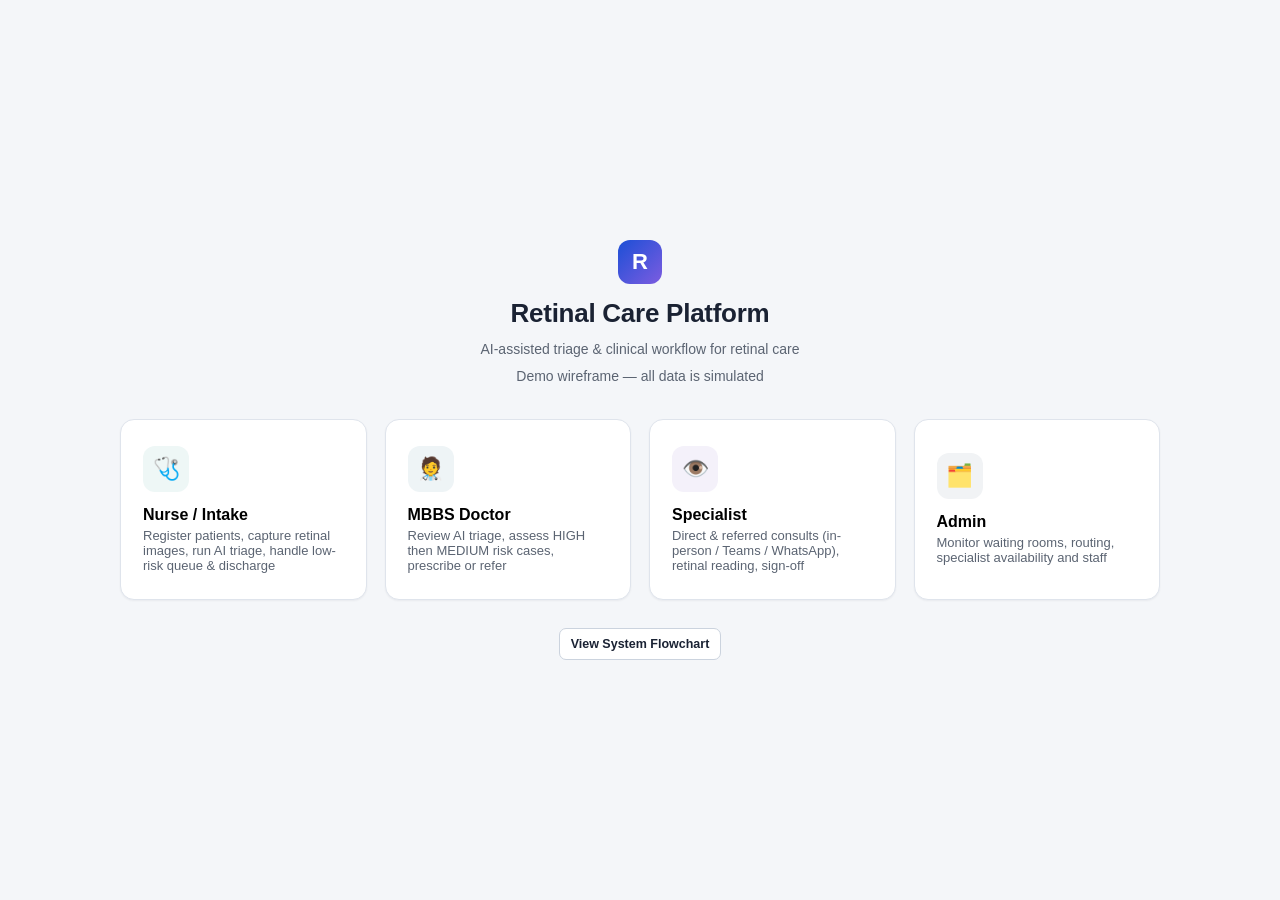
<file: index.html>
<!DOCTYPE html>
<html lang="en">
<head>
<meta charset="UTF-8">
<meta name="viewport" content="width=device-width, initial-scale=1.0">
<title>Retinal Care Platform — Interactive Wireframe</title>
<link rel="stylesheet" href="css/styles.css">
</head>
<body>
<div id="app"></div>
<script src="js/data.js"></script>
<script src="js/app.js"></script>
</body>
</html>
</file>
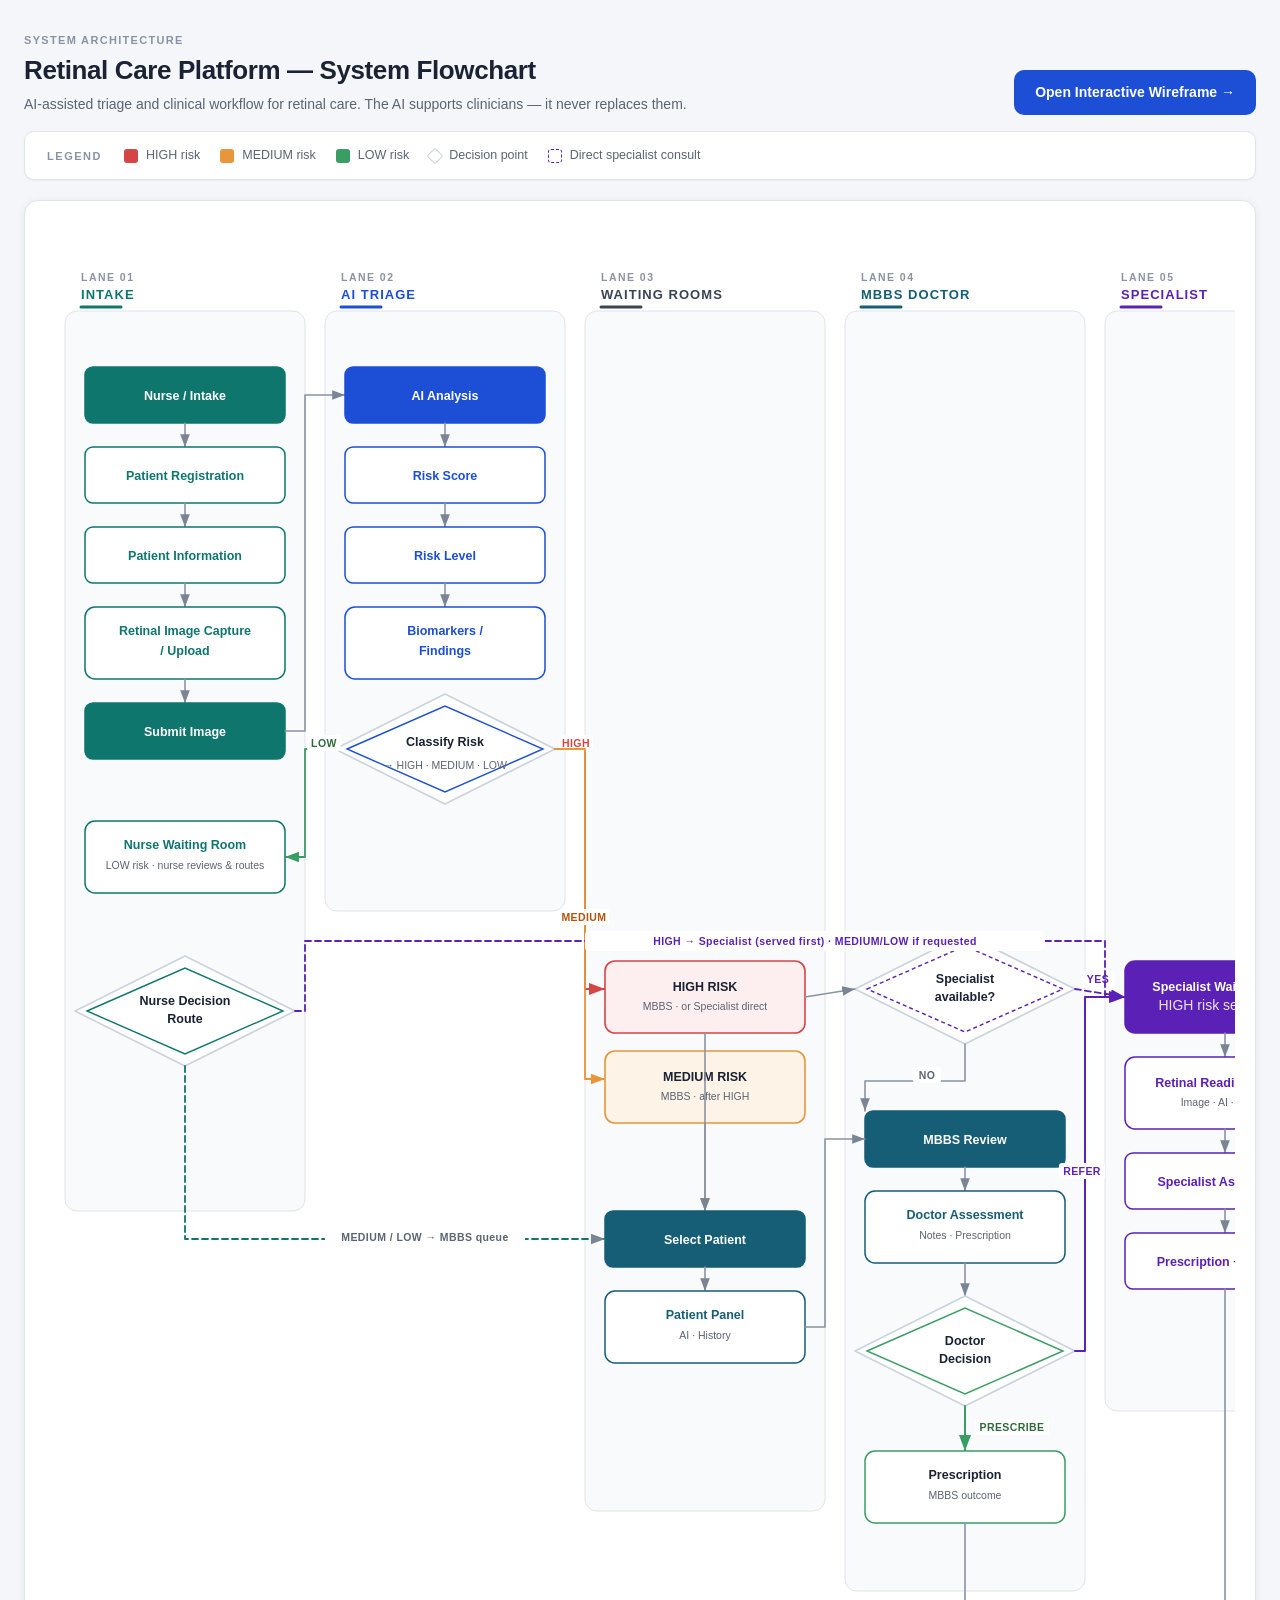
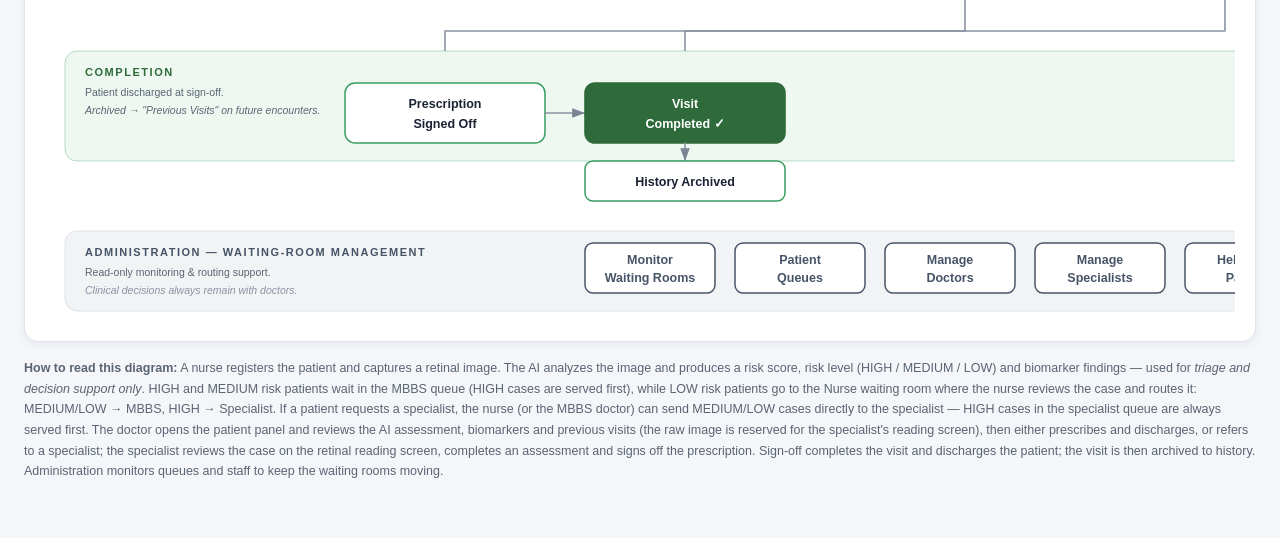
<file: flowchart.html>
<!DOCTYPE html>
<html lang="en">
<head>
<meta charset="UTF-8">
<meta name="viewport" content="width=device-width, initial-scale=1.0">
<title>Retinal Care Platform — System Flowchart</title>
<link rel="stylesheet" href="css/styles.css">
<style>
  /* ============================================================
     Retinal Care Platform — System Flowchart
     Professional clinical system architecture diagram
     (Design/UX refactor only — workflow unchanged)
     ============================================================ */

  :root {
    --bg: #f4f6f9;
    --surface: #ffffff;
    --surface-2: #f8fafc;
    --border: #dfe4ec;
    --border-strong: #cbd3de;
    --text: #1a2233;
    --text-2: #5b6472;
    --text-3: #8b93a3;

    --primary: #1c4fd6;
    --primary-soft: #eef2fb;
    --primary-dark: #153aa0;

    --nurse: #0f766e;
    --nurse-soft: #eef7f6;
    --mbbs: #155e75;
    --mbbs-soft: #eef4f6;
    --spec: #5b21b6;
    --spec-soft: #f4f1fa;
    --admin: #475467;
    --admin-soft: #f1f3f5;

    --high: #d64545;
    --high-soft: #fdefef;
    --medium: #e8963a;
    --medium-soft: #fdf3e7;
    --medium-text: #b45309;
    --low: #3a9d63;
    --low-soft: #eef8f1;
    --success: #2f6b3a;

    --shadow-sm: 0 1px 2px rgba(16,24,40,.05);
    --shadow-md: 0 2px 8px rgba(16,24,40,.07);
    --radius: 10px;
    --radius-lg: 14px;
    --font: "Inter", "Segoe UI", -apple-system, BlinkMacSystemFont, Roboto, Arial, sans-serif;
  }

  html, body { margin: 0; padding: 0; }
  body {
    font-family: var(--font);
    background: var(--bg);
    color: var(--text);
    font-size: 14px;
    line-height: 1.5;
    -webkit-font-smoothing: antialiased;
  }

  .flowchart-page { background: var(--bg); padding: 32px 24px 56px; }

  /* ---------- Header ---------- */
  .fc-header {
    max-width: 1320px; margin: 0 auto 16px;
    display: grid; grid-template-columns: 1fr auto; gap: 24px;
    align-items: end;
  }
  .fc-header__eyebrow {
    display: block; font-size: 11px; font-weight: 600;
    letter-spacing: .12em; text-transform: uppercase;
    color: var(--text-3); margin-bottom: 6px;
  }
  .fc-header__title {
    margin: 0 0 8px; font-size: 26px; font-weight: 700;
    letter-spacing: -.015em; color: var(--text);
    line-height: 1.2;
  }
  .fc-header__sub {
    margin: 0; font-size: 14px; color: var(--text-2);
    max-width: 680px; line-height: 1.55;
  }
  .fc-header__actions { display: flex; gap: 10px; align-items: center; }
  .fc-header__actions .btn { padding: 11px 20px; font-size: 14px; border-radius: 10px; }

  /* ---------- Legend card ---------- */
  .fc-legend-card {
    max-width: 1320px; margin: 0 auto 20px;
    background: var(--surface); border: 1px solid var(--border);
    border-radius: var(--radius);
    padding: 14px 22px;
    display: flex; align-items: center; gap: 22px; flex-wrap: wrap;
    box-shadow: var(--shadow-sm);
  }
  .fc-legend-card__title {
    margin: 0; font-size: 11px; font-weight: 700;
    letter-spacing: .14em; text-transform: uppercase;
    color: var(--text-3);
  }
  .fc-legend-card__list {
    list-style: none; margin: 0; padding: 0;
    display: flex; gap: 20px; flex-wrap: wrap;
    font-size: 12.5px; color: var(--text-2); font-weight: 500;
  }
  .fc-legend-card__list li { display: flex; align-items: center; gap: 8px; }
  .legend-swatch {
    width: 14px; height: 14px; border-radius: 3px;
    border: 1px solid transparent; display: inline-block;
    flex-shrink: 0;
  }
  .legend-swatch--high     { background: var(--high); }
  .legend-swatch--medium   { background: var(--medium); }
  .legend-swatch--low      { background: var(--low); }
  .legend-swatch--decision {
    background: #fff; border: 1.5px solid var(--border-strong);
    transform: rotate(45deg); width: 12px; height: 12px;
    border-radius: 2px;
  }
  .legend-swatch--specialist {
    background: #fff; border: 1.5px dashed var(--spec);
  }

  /* ---------- Diagram card ---------- */
  .fc-diagram {
    background: var(--surface); border: 1px solid var(--border);
    border-radius: var(--radius-lg); box-shadow: var(--shadow-md);
    max-width: 1320px; margin: 0 auto;
    padding: 20px;
  }
  .fc-diagram__inner {
    overflow-x: auto;
    -webkit-overflow-scrolling: touch;
  }
  .fc-diagram svg {
    display: block;
    width: 100%; height: auto;
    min-width: 1320px;
  }

  /* ---------- Flow note ---------- */
  .flow-note {
    font-size: 12.5px; color: var(--text-2);
    margin: 16px auto 0; max-width: 1320px;
    line-height: 1.65;
  }

  /* ---------- Responsive ---------- */
  @media (max-width: 1100px) {
    .fc-header { grid-template-columns: 1fr; align-items: start; }
    .fc-header__actions { justify-self: start; }
    .fc-diagram svg { min-width: 1100px; }
  }
  @media (max-width: 768px) {
    .flowchart-page { padding: 18px 12px 40px; }
    .fc-header__title { font-size: 22px; }
    .fc-header__sub { font-size: 13px; }
    .fc-diagram { padding: 10px; border-radius: var(--radius); position: relative; }
    .fc-diagram::before {
      content: "Swipe to explore the diagram →";
      display: block; font-size: 11px; color: var(--text-3);
      margin-bottom: 8px; letter-spacing: .04em;
    }
    .fc-diagram svg { min-width: 980px; }
    .fc-legend-card { padding: 12px 14px; gap: 12px; }
    .fc-legend-card__list { gap: 12px; font-size: 12px; }
  }
</style>
</head>
<body class="flowchart-page">

  <header class="fc-header">
    <div class="fc-header__main">
      <span class="fc-header__eyebrow">System Architecture</span>
      <h1 class="fc-header__title">Retinal Care Platform — System Flowchart</h1>
      <p class="fc-header__sub">AI-assisted triage and clinical workflow for retinal care. The AI supports clinicians — it never replaces them.</p>
    </div>
    <div class="fc-header__actions">
      <a class="btn btn-primary" href="index.html">Open Interactive Wireframe →</a>
    </div>
  </header>

  <aside class="fc-legend-card" aria-label="Diagram legend">
    <h2 class="fc-legend-card__title">Legend</h2>
    <ul class="fc-legend-card__list">
      <li><span class="legend-swatch legend-swatch--high"></span> HIGH risk</li>
      <li><span class="legend-swatch legend-swatch--medium"></span> MEDIUM risk</li>
      <li><span class="legend-swatch legend-swatch--low"></span> LOW risk</li>
      <li><span class="legend-swatch legend-swatch--decision"></span> Decision point</li>
      <li><span class="legend-swatch legend-swatch--specialist"></span> Direct specialist consult</li>
    </ul>
  </aside>

  <section class="fc-diagram">
    <div class="fc-diagram__inner">
  <svg viewBox="0 0 1320 1700" xmlns="http://www.w3.org/2000/svg" role="img" aria-label="Retinal Care Platform clinical workflow flowchart">
    <defs>
      <style>
        .fc-svg text { font-family: "Inter","Segoe UI",-apple-system,BlinkMacSystemFont,Roboto,Arial,sans-serif; }
        /* Lane */
        .lane { fill: var(--surface-2); stroke: var(--border); stroke-width: 1; }
        .lane-title { font-size: 13px; font-weight: 700; letter-spacing: .08em; text-transform: uppercase; }
        .lane-eyebrow { font-size: 10.5px; font-weight: 600; letter-spacing: .14em; text-transform: uppercase; fill: var(--text-3); }
        .lane-rule { stroke-width: 3; stroke-linecap: round; fill: none; }
        /* Node */
        .node { stroke-width: 1.5; }
        .node--outlined { fill: #fff; }
        .node-label { font-size: 12.5px; font-weight: 600; fill: var(--text); }
        .node-label--inv { fill: #fff; }
        .node-sublabel { font-size: 10.5px; font-weight: 400; fill: var(--text-2); }
        .node-sublabel--inv { fill: rgba(255,255,255,.88); }
        /* Role accents */
        .role-nurse { stroke: var(--nurse); }
        .role-mbbs  { stroke: var(--mbbs); }
        .role-spec  { stroke: var(--spec); }
        .role-ai    { stroke: var(--primary); }
        .role-admin { stroke: var(--admin); }
        .fill-nurse { fill: var(--nurse); }
        .fill-mbbs  { fill: var(--mbbs); }
        .fill-spec  { fill: var(--spec); }
        .fill-ai    { fill: var(--primary); }
        .fill-admin { fill: var(--admin); }
        .text-nurse { fill: var(--nurse); }
        .text-mbbs  { fill: var(--mbbs); }
        .text-spec  { fill: var(--spec); }
        .text-ai    { fill: var(--primary); }
        .text-admin { fill: var(--admin); }
        /* Decision */
        .decision-node { fill: #fff; stroke: var(--border-strong); stroke-width: 1.6; stroke-linejoin: round; }
        .decision-accent-nurse { stroke: var(--nurse); stroke-width: 1.4; fill: none; }
        .decision-accent-spec  { stroke: var(--spec);  stroke-width: 1.4; fill: none; stroke-dasharray: 4 3; }
        .decision-accent-low   { stroke: var(--low);   stroke-width: 1.4; fill: none; }
        .decision-accent-ai    { stroke: var(--primary); stroke-width: 1.4; fill: none; }
        .decision-label { font-size: 12.5px; font-weight: 700; fill: var(--text); }
        /* Risk fills */
        .risk-high-soft   { fill: var(--high-soft);   stroke: var(--high);   stroke-width: 1.6; }
        .risk-medium-soft { fill: var(--medium-soft); stroke: var(--medium); stroke-width: 1.6; }
        /* Connectors */
        .connector { fill: none; stroke: var(--text-3); stroke-width: 1.6; stroke-linecap: round; stroke-linejoin: round; }
        .connector--risk-high   { stroke: var(--high);   stroke-width: 2;   fill: none; stroke-linecap: round; stroke-linejoin: round; }
        .connector--risk-medium { stroke: var(--medium); stroke-width: 1.8; fill: none; stroke-linecap: round; stroke-linejoin: round; }
        .connector--risk-low    { stroke: var(--low);    stroke-width: 1.8; fill: none; stroke-linecap: round; stroke-linejoin: round; }
        .connector--specialist  { stroke: var(--spec);   stroke-width: 1.8; stroke-dasharray: 6 4; fill: none; stroke-linecap: round; stroke-linejoin: round; }
        .connector--referral    { stroke: var(--spec);   stroke-width: 2;   fill: none; stroke-linecap: round; stroke-linejoin: round; }
        .connector--prescribe   { stroke: var(--low);    stroke-width: 2;   fill: none; stroke-linecap: round; stroke-linejoin: round; }
        .connector--nurse-route { stroke: var(--nurse);  stroke-width: 1.8; stroke-dasharray: 6 4; fill: none; stroke-linecap: round; stroke-linejoin: round; }
        /* Connector labels */
        .connector-label { font-size: 10.5px; font-weight: 700; fill: var(--text-2); letter-spacing: .04em; }
        .connector-label--high     { fill: var(--high); }
        .connector-label--medium   { fill: var(--medium-text); }
        .connector-label--low      { fill: var(--success); }
        .connector-label--spec     { fill: var(--spec); }
        .connector-label--prescribe{ fill: var(--success); }
        .connector-label--decision { fill: var(--text-2); }
        .connector-label-bg { fill: #fff; }
        /* Bands */
        .band-completion { fill: var(--low-soft); stroke: var(--low); stroke-opacity: .35; stroke-width: 1; }
        .band-admin      { fill: var(--admin-soft); stroke: var(--border); stroke-width: 1; }
        .band-title { font-size: 11px; font-weight: 700; letter-spacing: .14em; text-transform: uppercase; }
        .band-title--completion { fill: var(--success); }
        .band-title--admin      { fill: var(--admin); }
        .band-note { font-size: 10.5px; fill: var(--text-2); }
        .band-footer { font-size: 10.5px; fill: var(--text-3); font-style: italic; }
      </style>

      <!-- Arrow markers -->
      <marker id="arr"        markerWidth="9" markerHeight="9" refX="8" refY="3" orient="auto" markerUnits="strokeWidth">
        <path d="M0,0 L8,3 L0,6 Z" fill="#7a8494"/>
      </marker>
      <marker id="arrHigh"    markerWidth="9" markerHeight="9" refX="8" refY="3" orient="auto" markerUnits="strokeWidth">
        <path d="M0,0 L8,3 L0,6 Z" fill="#d64545"/>
      </marker>
      <marker id="arrMedium"  markerWidth="9" markerHeight="9" refX="8" refY="3" orient="auto" markerUnits="strokeWidth">
        <path d="M0,0 L8,3 L0,6 Z" fill="#e8963a"/>
      </marker>
      <marker id="arrLow"     markerWidth="9" markerHeight="9" refX="8" refY="3" orient="auto" markerUnits="strokeWidth">
        <path d="M0,0 L8,3 L0,6 Z" fill="#3a9d63"/>
      </marker>
      <marker id="arrSpec"    markerWidth="9" markerHeight="9" refX="8" refY="3" orient="auto" markerUnits="strokeWidth">
        <path d="M0,0 L8,3 L0,6 Z" fill="#5b21b6"/>
      </marker>
      <marker id="arrPrescribe" markerWidth="9" markerHeight="9" refX="8" refY="3" orient="auto" markerUnits="strokeWidth">
        <path d="M0,0 L8,3 L0,6 Z" fill="#3a9d63"/>
      </marker>
    </defs>

    <g class="fc-svg">

      <!-- ============================================================
           LANE BACKGROUNDS (each lane sized to hold its nodes comfortably)
           ============================================================ -->
      <rect class="lane" x="20"   y="90" width="240" height="900" rx="12"/>
      <rect class="lane" x="280"  y="90" width="240" height="600" rx="12"/>
      <rect class="lane" x="540"  y="90" width="240" height="1200" rx="12"/>
      <rect class="lane" x="800"  y="90" width="240" height="1280" rx="12"/>
      <rect class="lane" x="1060" y="90" width="240" height="1100" rx="12"/>

      <!-- ============================================================
           LANE HEADERS (eyebrow + title + accent rule)
           ============================================================ -->
      <text class="lane-eyebrow" x="36"   y="60">Lane 01</text>
      <text class="lane-title text-nurse" x="36"  y="78">Intake</text>
      <line class="lane-rule" x1="36"  y1="86" x2="76"  y2="86" stroke="var(--nurse)"/>

      <text class="lane-eyebrow" x="296"  y="60">Lane 02</text>
      <text class="lane-title text-ai"    x="296" y="78">AI Triage</text>
      <line class="lane-rule" x1="296" y1="86" x2="336" y2="86" stroke="var(--primary)"/>

      <text class="lane-eyebrow" x="556"  y="60">Lane 03</text>
      <text class="lane-title" x="556" y="78" fill="#3a4353">Waiting Rooms</text>
      <line class="lane-rule" x1="556" y1="86" x2="596" y2="86" stroke="#3a4353"/>

      <text class="lane-eyebrow" x="816"  y="60">Lane 04</text>
      <text class="lane-title text-mbbs" x="816" y="78">MBBS Doctor</text>
      <line class="lane-rule" x1="816" y1="86" x2="856" y2="86" stroke="var(--mbbs)"/>

      <text class="lane-eyebrow" x="1076" y="60">Lane 05</text>
      <text class="lane-title text-spec" x="1076" y="78">Specialist</text>
      <line class="lane-rule" x1="1076" y1="86" x2="1116" y2="86" stroke="var(--spec)"/>

      <!-- ============================================================
           LANE 01 — INTAKE  (center x = 140, all nodes 200×56)
           ============================================================ -->
      <!-- Nurse / Intake -->
      <rect class="node fill-nurse role-nurse" x="40" y="146" width="200" height="56" rx="8"/>
      <text class="node-label node-label--inv" x="140" y="179" text-anchor="middle">Nurse / Intake</text>
      <line class="connector" x1="140" y1="202" x2="140" y2="226" marker-end="url(#arr)"/>

      <!-- Patient Registration -->
      <rect class="node node--outlined role-nurse" x="40" y="226" width="200" height="56" rx="8"/>
      <text class="node-label text-nurse" x="140" y="259" text-anchor="middle">Patient Registration</text>
      <line class="connector" x1="140" y1="282" x2="140" y2="306" marker-end="url(#arr)"/>

      <!-- Patient Information -->
      <rect class="node node--outlined role-nurse" x="40" y="306" width="200" height="56" rx="8"/>
      <text class="node-label text-nurse" x="140" y="339" text-anchor="middle">Patient Information</text>
      <line class="connector" x1="140" y1="362" x2="140" y2="386" marker-end="url(#arr)"/>

      <!-- Retinal Image Capture / Upload (two-line, taller box) -->
      <rect class="node node--outlined role-nurse" x="40" y="386" width="200" height="72" rx="10"/>
      <text class="node-label text-nurse" x="140" y="414" text-anchor="middle">Retinal Image Capture</text>
      <text class="node-label text-nurse" x="140" y="434" text-anchor="middle">/ Upload</text>
      <line class="connector" x1="140" y1="458" x2="140" y2="482" marker-end="url(#arr)"/>

      <!-- Submit Image (filled) -->
      <rect class="node fill-nurse role-nurse" x="40" y="482" width="200" height="56" rx="8"/>
      <text class="node-label node-label--inv" x="140" y="515" text-anchor="middle">Submit Image</text>

      <!-- C1: Submit Image → AI Analysis (lane 1 → 2 via lane gutter at x=260) -->
      <path class="connector" d="M240,510 L260,510 L260,174 L300,174" fill="none" marker-end="url(#arr)"/>

      <!-- Nurse Waiting Room (two-line, in Lane 01 below intake) -->
      <rect class="node node--outlined role-nurse" x="40" y="600" width="200" height="72" rx="10"/>
      <text class="node-label text-nurse" x="140" y="628" text-anchor="middle">Nurse Waiting Room</text>
      <text class="node-sublabel" x="140" y="648" text-anchor="middle">LOW risk · nurse reviews &amp; routes</text>

      <!-- ============================================================
           LANE 02 — AI TRIAGE  (center x = 400)
           ============================================================ -->
      <!-- AI Analysis (filled) -->
      <rect class="node fill-ai role-ai" x="300" y="146" width="200" height="56" rx="8"/>
      <text class="node-label node-label--inv" x="400" y="179" text-anchor="middle">AI Analysis</text>
      <line class="connector" x1="400" y1="202" x2="400" y2="226" marker-end="url(#arr)"/>

      <!-- Risk Score -->
      <rect class="node node--outlined role-ai" x="300" y="226" width="200" height="56" rx="8"/>
      <text class="node-label text-ai" x="400" y="259" text-anchor="middle">Risk Score</text>
      <line class="connector" x1="400" y1="282" x2="400" y2="306" marker-end="url(#arr)"/>

      <!-- Risk Level -->
      <rect class="node node--outlined role-ai" x="300" y="306" width="200" height="56" rx="8"/>
      <text class="node-label text-ai" x="400" y="339" text-anchor="middle">Risk Level</text>
      <line class="connector" x1="400" y1="362" x2="400" y2="386" marker-end="url(#arr)"/>

      <!-- Biomarkers / Findings (two-line) -->
      <rect class="node node--outlined role-ai" x="300" y="386" width="200" height="72" rx="10"/>
      <text class="node-label text-ai" x="400" y="414" text-anchor="middle">Biomarkers /</text>
      <text class="node-label text-ai" x="400" y="434" text-anchor="middle">Findings</text>

      <!-- Classify Risk (diamond decision, 220×110, cx=400, cy=528) -->
      <polygon class="decision-node" points="290,528 400,473 510,528 400,583"/>
      <polygon class="decision-accent-ai" points="302,528 400,485 498,528 400,571" fill="none"/>
      <text class="decision-label" x="400" y="525" text-anchor="middle">Classify Risk</text>
      <text class="node-sublabel" x="400" y="548" text-anchor="middle">→ HIGH · MEDIUM · LOW</text>

      <!-- C3: Classify → HIGH RISK queue (right vertex 510,528 → gutter x=540 → left edge HIGH RISK at 560,768) -->
      <path class="connector--risk-high" d="M510,528 L540,528 L540,768 L560,768" fill="none" marker-end="url(#arrHigh)"/>
      <rect class="connector-label-bg" x="514" y="514" width="34" height="16" rx="3"/>
      <text class="connector-label connector-label--high" x="531" y="526" text-anchor="middle">HIGH</text>

      <!-- C4: Classify → MEDIUM RISK queue (right vertex 510,528 → gutter x=540 → down past HIGH RISK box → right to 560,858) -->
      <path class="connector--risk-medium" d="M510,528 L540,528 L540,858 L560,858" fill="none" marker-end="url(#arrMedium)"/>
      <rect class="connector-label-bg" x="514" y="688" width="50" height="16" rx="3"/>
      <text class="connector-label connector-label--medium" x="539" y="700" text-anchor="middle">MEDIUM</text>

      <!-- C2: Classify → Nurse Waiting Room (LOW) (left vertex 290,528 → gutter x=260 → right edge Nurse Waiting Room at 240,636) -->
      <path class="connector--risk-low" d="M290,528 L260,528 L260,636 L240,636" fill="none" marker-end="url(#arrLow)"/>
      <rect class="connector-label-bg" x="262" y="514" width="34" height="16" rx="3"/>
      <text class="connector-label connector-label--low" x="279" y="526" text-anchor="middle">LOW</text>

      <!-- ============================================================
           LANE 03 — WAITING ROOMS  (center x = 660)
           ============================================================ -->
      <!-- HIGH RISK queue (red-soft) -->
      <rect class="risk-high-soft" x="560" y="740" width="200" height="72" rx="10"/>
      <text class="node-label" x="660" y="770" text-anchor="middle" fill="var(--high)" font-weight="700">HIGH RISK</text>
      <text class="node-sublabel" x="660" y="789" text-anchor="middle">MBBS · or Specialist direct</text>

      <!-- MEDIUM RISK queue (orange-soft) -->
      <rect class="risk-medium-soft" x="560" y="830" width="200" height="72" rx="10"/>
      <text class="node-label" x="660" y="860" text-anchor="middle" fill="var(--medium-text)" font-weight="700">MEDIUM RISK</text>
      <text class="node-sublabel" x="660" y="879" text-anchor="middle">MBBS · after HIGH</text>

      <!-- C5: HIGH RISK queue → Select Patient (bottom-center 660,812 → 660,990) -->
      <path class="connector" d="M660,812 L660,990" fill="none" marker-end="url(#arr)"/>
      <!-- C6: MEDIUM RISK queue → Select Patient (bottom-center 660,902 → 660,990) -->
      <path class="connector" d="M660,902 L660,990" fill="none" marker-end="url(#arr)"/>

      <!-- Select Patient (filled mbbs) -->
      <rect class="node fill-mbbs role-mbbs" x="560" y="990" width="200" height="56" rx="8"/>
      <text class="node-label node-label--inv" x="660" y="1023" text-anchor="middle">Select Patient</text>
      <line class="connector" x1="660" y1="1046" x2="660" y2="1070" marker-end="url(#arr)"/>

      <!-- Patient Panel (two-line) -->
      <rect class="node node--outlined role-mbbs" x="560" y="1070" width="200" height="72" rx="10"/>
      <text class="node-label text-mbbs" x="660" y="1098" text-anchor="middle">Patient Panel</text>
      <text class="node-sublabel" x="660" y="1118" text-anchor="middle">AI · History</text>

      <!-- ============================================================
           LANE 04 — MBBS DOCTOR  (center x = 920)
           ============================================================ -->
      <!-- Specialist available? diamond (cx=920, cy=768, 220×110) -->
      <polygon class="decision-node" points="810,768 920,713 1030,768 920,823"/>
      <polygon class="decision-accent-spec" points="822,768 920,725 1018,768 920,811" fill="none"/>
      <text class="decision-label" x="920" y="762" text-anchor="middle">Specialist</text>
      <text class="decision-label" x="920" y="780" text-anchor="middle">available?</text>

      <!-- C8: HIGH RISK queue → Specialist diamond (right edge 760,776 → left vertex 810,768) -->
      <path class="connector" d="M760,776 L810,768" fill="none" marker-end="url(#arr)"/>

      <!-- C9: YES → Specialist Waiting Room (right vertex 1030,768 → left edge Specialist Waiting Room 1080,776) -->
      <path class="connector--specialist" d="M1030,768 L1080,776" fill="none" marker-end="url(#arrSpec)"/>
      <rect class="connector-label-bg" x="1036" y="750" width="34" height="16" rx="3"/>
      <text class="connector-label connector-label--spec" x="1053" y="762" text-anchor="middle">YES</text>

      <!-- C10: NO → MBBS Review (bottom vertex 920,823 → down to 920,860 → left to 820,860 → down to 820,890) -->
      <path class="connector" d="M920,823 L920,860 L820,860 L820,890" fill="none" marker-end="url(#arr)"/>
      <rect class="connector-label-bg" x="868" y="846" width="28" height="16" rx="3"/>
      <text class="connector-label connector-label--decision" x="882" y="858" text-anchor="middle">NO</text>

      <!-- MBBS Review (filled mbbs) -->
      <rect class="node fill-mbbs role-mbbs" x="820" y="890" width="200" height="56" rx="8"/>
      <text class="node-label node-label--inv" x="920" y="923" text-anchor="middle">MBBS Review</text>
      <line class="connector" x1="920" y1="946" x2="920" y2="970" marker-end="url(#arr)"/>

      <!-- C7: Patient Panel → MBBS Review (right edge 760,1106 → gutter x=780 → left edge 820,918) -->
      <path class="connector" d="M760,1106 L780,1106 L780,918 L820,918" fill="none" marker-end="url(#arr)"/>

      <!-- Doctor Assessment (two-line) -->
      <rect class="node node--outlined role-mbbs" x="820" y="970" width="200" height="72" rx="10"/>
      <text class="node-label text-mbbs" x="920" y="998" text-anchor="middle">Doctor Assessment</text>
      <text class="node-sublabel" x="920" y="1018" text-anchor="middle">Notes · Prescription</text>
      <line class="connector" x1="920" y1="1042" x2="920" y2="1075" marker-end="url(#arr)"/>

      <!-- Doctor Decision diamond (cx=920, cy=1130, 220×110) -->
      <polygon class="decision-node" points="810,1130 920,1075 1030,1130 920,1185"/>
      <polygon class="decision-accent-low" points="822,1130 920,1087 1018,1130 920,1173" fill="none"/>
      <text class="decision-label" x="920" y="1124" text-anchor="middle">Doctor</text>
      <text class="decision-label" x="920" y="1142" text-anchor="middle">Decision</text>

      <!-- C11: PRESCRIBE → MBBS Prescription (bottom vertex 920,1185 → straight down to top edge of MBBS Prescription at 920,1230) -->
      <path class="connector--prescribe" d="M920,1185 L920,1230" fill="none" marker-end="url(#arrPrescribe)"/>
      <rect class="connector-label-bg" x="930" y="1198" width="74" height="16" rx="3"/>
      <text class="connector-label connector-label--prescribe" x="967" y="1210" text-anchor="middle">PRESCRIBE</text>

      <!-- MBBS Prescription (Lane 04, x=820, two-line tall) -->
      <rect class="node node--outlined" x="820" y="1230" width="200" height="72" rx="10" stroke="var(--low)" stroke-width="1.6"/>
      <text class="node-label" x="920" y="1258" text-anchor="middle" fill="var(--success)">Prescription</text>
      <text class="node-sublabel" x="920" y="1278" text-anchor="middle" fill="var(--text-2)">MBBS outcome</text>

      <!-- C12: REFER → Specialist Waiting Room (right vertex 1030,1130 → gutter x=1040 → up to 1040,776 → right to 1080,776) -->
      <path class="connector--referral" d="M1030,1130 L1040,1130 L1040,776 L1080,776" fill="none" marker-end="url(#arrSpec)"/>
      <rect class="connector-label-bg" x="1014" y="942" width="46" height="16" rx="3"/>
      <text class="connector-label connector-label--spec" x="1037" y="954" text-anchor="middle">REFER</text>

      <!-- ============================================================
           LANE 05 — SPECIALIST  (center x = 1180)
           ============================================================ -->
      <!-- Specialist Waiting Room (filled purple, two-line) -->
      <rect class="node fill-spec role-spec" x="1080" y="740" width="200" height="72" rx="10"/>
      <text class="node-label node-label--inv" x="1180" y="770" text-anchor="middle">Specialist Waiting Room</text>
      <text class="node-sublabel--inv" x="1180" y="789" text-anchor="middle">HIGH risk served first</text>
      <line class="connector" x1="1180" y1="812" x2="1180" y2="836" marker-end="url(#arr)"/>

      <!-- Retinal Reading Screen (two-line) -->
      <rect class="node node--outlined role-spec" x="1080" y="836" width="200" height="72" rx="10"/>
      <text class="node-label text-spec" x="1180" y="866" text-anchor="middle">Retinal Reading Screen</text>
      <text class="node-sublabel" x="1180" y="885" text-anchor="middle">Image · AI · History</text>
      <line class="connector" x1="1180" y1="908" x2="1180" y2="932" marker-end="url(#arr)"/>

      <!-- Specialist Assessment -->
      <rect class="node node--outlined role-spec" x="1080" y="932" width="200" height="56" rx="8"/>
      <text class="node-label text-spec" x="1180" y="965" text-anchor="middle">Specialist Assessment</text>
      <line class="connector" x1="1180" y1="988" x2="1180" y2="1012" marker-end="url(#arr)"/>

      <!-- Prescription + Sign-Off -->
      <rect class="node node--outlined role-spec" x="1080" y="1012" width="200" height="56" rx="8"/>
      <text class="node-label text-spec" x="1180" y="1045" text-anchor="middle">Prescription + Sign-Off</text>

      <!-- ============================================================
           NURSE-ROUTING CROSS-LANE CONNECTORS
           ============================================================ -->
      <!-- Nurse Decision diamond (cx=140, cy=790, 220×110) -->
      <polygon class="decision-node" points="30,790 140,735 250,790 140,845"/>
      <polygon class="decision-accent-nurse" points="42,790 140,747 238,790 140,833" fill="none"/>
      <text class="decision-label" x="140" y="784" text-anchor="middle">Nurse Decision</text>
      <text class="decision-label" x="140" y="802" text-anchor="middle">Route</text>

      <!-- C13: Nurse Decision MEDIUM/LOW → Select Patient (bottom vertex 140,845 → down to 140,1018 → right to 560,1018) -->
      <path class="connector--nurse-route" d="M140,845 L140,1018 L560,1018" fill="none" marker-end="url(#arr)"/>
      <rect class="connector-label-bg" x="280" y="1006" width="200" height="20" rx="4"/>
      <text class="connector-label connector-label--decision" x="380" y="1020" text-anchor="middle">MEDIUM / LOW → MBBS queue</text>

      <!-- C14: Nurse Decision HIGH → Specialist Waiting Room (right vertex 250,790 → gutter x=260 → up to 260,720 → right at corridor y=720 to x=1060 → down to 1060,776 → right to 1080,776) -->
      <path class="connector--specialist" d="M250,790 L260,790 L260,720 L1060,720 L1060,776 L1080,776" fill="none" marker-end="url(#arrSpec)"/>
      <rect class="connector-label-bg" x="540" y="710" width="460" height="20" rx="4"/>
      <text class="connector-label connector-label--spec" x="770" y="724" text-anchor="middle">HIGH → Specialist (served first) · MEDIUM/LOW if requested</text>

      <!-- ============================================================
           DRAIN INTO COMPLETION BAND  (band starts at y=1430)
           ============================================================ -->
      <!-- D1: MBBS Prescription → Prescription Signed Off (bottom 920,1302 → down to 920,1410 → left to 400,1410 → down to 400,1462) -->
      <path class="connector" d="M920,1302 L920,1410 L400,1410 L400,1462" fill="none" marker-end="url(#arr)"/>

      <!-- D2: Specialist Sign-Off → Visit Completed (bottom 1180,1068 → down to 1180,1410 → left to 640,1410 → down to 640,1462) -->
      <path class="connector" d="M1180,1068 L1180,1410 L640,1410 L640,1462" fill="none" marker-end="url(#arr)"/>

      <!-- ============================================================
           COMPLETION BAND  (y 1430 — 1540, height 110)
           ============================================================ -->
      <rect class="band-completion" x="20" y="1430" width="1280" height="110" rx="12"/>

      <text class="band-title band-title--completion" x="40" y="1455">Completion</text>
      <text class="band-note" x="40" y="1475">Patient discharged at sign-off.</text>
      <text class="band-note" x="40" y="1493" font-style="italic">Archived → "Previous Visits" on future encounters.</text>

      <!-- Prescription Signed Off (outlined green) -->
      <rect class="node node--outlined" x="300" y="1462" width="200" height="60" rx="10" stroke="var(--low)" stroke-width="1.6"/>
      <text class="node-label" x="400" y="1487" text-anchor="middle" fill="var(--success)">Prescription</text>
      <text class="node-label" x="400" y="1507" text-anchor="middle" fill="var(--success)">Signed Off</text>

      <!-- connector Signed Off → Visit Completed -->
      <line class="connector" x1="500" y1="1492" x2="540" y2="1492" marker-end="url(#arr)"/>

      <!-- Visit Completed (filled green) -->
      <rect x="540" y="1462" width="200" height="60" rx="10" fill="var(--success)" stroke="var(--success)" stroke-width="1.6"/>
      <text class="node-label node-label--inv" x="640" y="1487" text-anchor="middle" font-weight="700">Visit</text>
      <text class="node-label node-label--inv" x="640" y="1507" text-anchor="middle" font-weight="700">Completed ✓</text>

      <!-- connector Visit Completed → History Archived -->
      <line class="connector" x1="640" y1="1522" x2="640" y2="1540" marker-end="url(#arr)"/>

      <!-- History Archived (outlined green, below Visit Completed) -->
      <rect class="node node--outlined" x="540" y="1540" width="200" height="40" rx="8" stroke="var(--low)" stroke-width="1.6"/>
      <text class="node-label" x="640" y="1565" text-anchor="middle" fill="var(--success)">History Archived</text>

      <!-- ============================================================
           ADMINISTRATION BAND  (y 1610 — 1690, height 80)
           ============================================================ -->
      <rect class="band-admin" x="20" y="1610" width="1280" height="80" rx="12"/>

      <text class="band-title band-title--admin" x="40" y="1635">Administration — Waiting-Room Management</text>
      <text class="band-note" x="40" y="1655">Read-only monitoring &amp; routing support.</text>
      <text class="band-footer" x="40" y="1673">Clinical decisions always remain with doctors.</text>

      <!-- Admin cards centered in band, evenly distributed -->
      <rect class="node node--outlined role-admin" x="540" y="1622" width="130" height="50" rx="8"/>
      <text class="node-label text-admin" x="605" y="1643" text-anchor="middle">Monitor</text>
      <text class="node-label text-admin" x="605" y="1661" text-anchor="middle">Waiting Rooms</text>

      <rect class="node node--outlined role-admin" x="690" y="1622" width="130" height="50" rx="8"/>
      <text class="node-label text-admin" x="755" y="1643" text-anchor="middle">Patient</text>
      <text class="node-label text-admin" x="755" y="1661" text-anchor="middle">Queues</text>

      <rect class="node node--outlined role-admin" x="840" y="1622" width="130" height="50" rx="8"/>
      <text class="node-label text-admin" x="905" y="1643" text-anchor="middle">Manage</text>
      <text class="node-label text-admin" x="905" y="1661" text-anchor="middle">Doctors</text>

      <rect class="node node--outlined role-admin" x="990" y="1622" width="130" height="50" rx="8"/>
      <text class="node-label text-admin" x="1055" y="1643" text-anchor="middle">Manage</text>
      <text class="node-label text-admin" x="1055" y="1661" text-anchor="middle">Specialists</text>

      <rect class="node node--outlined role-admin" x="1140" y="1622" width="130" height="50" rx="8"/>
      <text class="node-label text-admin" x="1205" y="1643" text-anchor="middle">Help Route</text>
      <text class="node-label text-admin" x="1205" y="1661" text-anchor="middle">Patients</text>

    </g>
  </svg>
    </div>
  </section>

  <p class="flow-note">
    <strong>How to read this diagram:</strong> A nurse registers the patient and captures a retinal image. The AI analyzes the image and produces a risk score, risk level (HIGH / MEDIUM / LOW) and biomarker findings — used for <em>triage and decision support only</em>. HIGH and MEDIUM risk patients wait in the MBBS queue (HIGH cases are served first), while LOW risk patients go to the Nurse waiting room where the nurse reviews the case and routes it: MEDIUM/LOW → MBBS, HIGH → Specialist. If a patient requests a specialist, the nurse (or the MBBS doctor) can send MEDIUM/LOW cases directly to the specialist — HIGH cases in the specialist queue are always served first. The doctor opens the patient panel and reviews the AI assessment, biomarkers and previous visits (the raw image is reserved for the specialist's reading screen), then either prescribes and discharges, or refers to a specialist; the specialist reviews the case on the retinal reading screen, completes an assessment and signs off the prescription. Sign-off completes the visit and discharges the patient; the visit is then archived to history. Administration monitors queues and staff to keep the waiting rooms moving.
  </p>
</body>
</html>
</file>
<file: css/styles.css>
/* ============================================================
   Retinal Care Platform — Design System
   Clinical · trustworthy · modern · high-tech
   ============================================================ */

:root {
  --bg: #f4f6f9;
  --surface: #ffffff;
  --surface-2: #f8fafc;
  --border: #dfe4ec;
  --border-strong: #cbd3de;
  --text: #1a2233;
  --text-2: #5b6472;
  --text-3: #8b93a3;

  --primary: #1c4fd6;
  --primary-soft: #eef2fb;
  --primary-dark: #153aa0;

  --nurse: #0f766e;
  --nurse-soft: #eef7f6;
  --mbbs: #155e75;
  --mbbs-soft: #eef4f6;
  --spec: #5b21b6;
  --spec-soft: #f4f1fa;
  --admin: #475467;
  --admin-soft: #f1f3f5;

  --high: #d64545;
  --high-soft: #fdefef;
  --medium: #e8963a;
  --medium-soft: #fdf3e7;
  --low: #3a9d63;
  --low-soft: #eef8f1;

  --success: #2f6b3a;
  --shadow-sm: 0 1px 2px rgba(16,24,40,.05);
  --shadow-md: 0 2px 8px rgba(16,24,40,.07);
  --shadow-lg: 0 8px 24px rgba(16,24,40,.10);
  --radius: 10px;
  --radius-lg: 14px;
  --font: "Segoe UI", -apple-system, BlinkMacSystemFont, Roboto, Arial, sans-serif;
}

* { box-sizing: border-box; }
html, body { margin: 0; padding: 0; }
body {
  font-family: var(--font);
  background: var(--bg);
  color: var(--text);
  font-size: 14px;
  line-height: 1.5;
  -webkit-font-smoothing: antialiased;
}
a { color: var(--primary); text-decoration: none; }
a:hover { text-decoration: underline; }

/* ---------- Layout ---------- */
.app-shell { min-height: 100vh; display: flex; flex-direction: column; }
.topbar {
  background: var(--surface);
  border-bottom: 1px solid var(--border);
  display: flex; align-items: center; gap: 16px;
  padding: 0 24px; height: 60px; position: sticky; top: 0; z-index: 50;
}
.brand { display: flex; align-items: center; gap: 10px; font-weight: 700; font-size: 16px; color: var(--text); }
.brand-mark {
  width: 34px; height: 34px; border-radius: 9px; background: linear-gradient(135deg, var(--primary), #7c5ce0);
  display: flex; align-items: center; justify-content: center; color: #fff; font-size: 17px; font-weight: 700;
}
.topbar-role {
  font-size: 12.5px; font-weight: 600; color: var(--text-2);
  background: var(--surface-2); border: 1px solid var(--border);
  padding: 5px 12px; border-radius: 999px; display: flex; align-items: center; gap: 7px;
}
.topbar-role .dot { width: 8px; height: 8px; border-radius: 50%; }
.topbar-right { margin-left: auto; display: flex; align-items: center; gap: 12px; }
.topbar-actions { display: flex; gap: 8px; }
.content { padding: 24px; max-width: 1280px; width: 100%; margin: 0 auto; flex: 1; }
.content-wide { max-width: 1560px; }
.page-head { display: flex; align-items: flex-start; gap: 16px; margin-bottom: 20px; flex-wrap: wrap; }
.page-head h1 { margin: 0; font-size: 22px; letter-spacing: -.01em; }
.page-head .sub { color: var(--text-2); font-size: 13.5px; margin-top: 3px; }
.page-head .spacer { flex: 1; }

/* ---------- Buttons ---------- */
.btn {
  display: inline-flex; align-items: center; justify-content: center; gap: 8px;
  font-family: inherit; font-size: 13.5px; font-weight: 600;
  padding: 9px 16px; border-radius: 8px; border: 1px solid transparent;
  cursor: pointer; transition: background .15s, border-color .15s, box-shadow .15s;
  background: var(--surface); color: var(--text); white-space: nowrap;
}
.btn:hover { text-decoration: none; }
.btn:disabled { opacity: .55; cursor: not-allowed; }
.btn-primary { background: var(--primary); color: #fff; }
.btn-primary:hover { background: var(--primary-dark); }
.btn-secondary { border-color: var(--border-strong); background: var(--surface); }
.btn-secondary:hover { background: var(--surface-2); }
.btn-danger { background: #fff; border-color: #e8b4b4; color: var(--high); }
.btn-danger:hover { background: var(--high-soft); }
.btn-success { background: var(--success); color: #fff; }
.btn-success:hover { filter: brightness(.94); }
.btn-sm { padding: 6px 11px; font-size: 12.5px; border-radius: 7px; }
.btn-lg { padding: 12px 22px; font-size: 15px; }
.btn-block { width: 100%; }

/* ---------- Cards ---------- */
.card {
  background: var(--surface); border: 1px solid var(--border);
  border-radius: var(--radius); box-shadow: var(--shadow-sm);
}
.card-pad { padding: 20px; }
.card-title { font-size: 13px; font-weight: 700; text-transform: uppercase; letter-spacing: .05em; color: var(--text-2); margin: 0 0 14px; }
.grid { display: grid; gap: 16px; }
.grid-2 { grid-template-columns: repeat(2, 1fr); }
.grid-3 { grid-template-columns: repeat(3, 1fr); }
.grid-4 { grid-template-columns: repeat(4, 1fr); }
.flex { display: flex; gap: 16px; }
.flex-wrap { flex-wrap: wrap; }
.align-center { align-items: center; }
.grow { flex: 1; }
.mt-8 { margin-top: 8px; } .mt-16 { margin-top: 16px; } .mt-24 { margin-top: 24px; }
.mb-8 { margin-bottom: 8px; } .mb-16 { margin-bottom: 16px; }
.muted { color: var(--text-2); }
.small { font-size: 12.5px; }
.mono { font-variant-numeric: tabular-nums; }

/* ---------- Risk pills / indicators ---------- */
.pill {
  display: inline-flex; align-items: center; gap: 6px;
  font-size: 12px; font-weight: 700; padding: 3px 10px; border-radius: 999px;
  letter-spacing: .02em; text-transform: uppercase;
}
.pill .ico { font-size: 11px; }
.pill-high { background: var(--high-soft); color: var(--high); }
.pill-medium { background: var(--medium-soft); color: #b45309; }
.pill-low { background: var(--low-soft); color: var(--success); }
.pill-neutral { background: var(--surface-2); color: var(--text-2); border: 1px solid var(--border); }
.pill-ok { background: var(--low-soft); color: var(--success); }
.pill-info { background: var(--primary-soft); color: var(--primary); }
.pill-spec { background: var(--spec-soft); color: var(--spec); }
.pill-mbbs { background: var(--mbbs-soft); color: var(--mbbs); }
.pill-nurse { background: var(--nurse-soft); color: var(--nurse); }
.badge { display: inline-flex; align-items: center; font-size: 11.5px; font-weight: 600; padding: 2px 8px; border-radius: 6px; }
.score-badge { font-size: 12px; font-weight: 700; font-variant-numeric: tabular-nums; padding: 2px 8px; border-radius: 6px; }

/* ---------- Tables ---------- */
.table { width: 100%; border-collapse: collapse; font-size: 13.5px; }
.table th {
  text-align: left; font-size: 11.5px; text-transform: uppercase; letter-spacing: .05em;
  color: var(--text-3); font-weight: 600; padding: 10px 14px; border-bottom: 1px solid var(--border);
  background: var(--surface-2); white-space: nowrap;
}
.table td { padding: 12px 14px; border-bottom: 1px solid var(--border); vertical-align: middle; }
.table tbody tr { transition: background .12s; }
.table tbody tr:hover { background: var(--surface-2); }
.table tbody tr:last-child td { border-bottom: none; }
.row-link { cursor: pointer; }
.row-link td:first-child { border-radius: 8px 0 0 8px; }
.row-link td:last-child { border-radius: 0 8px 8px 0; }
.clickable-row:hover { background: var(--primary-soft) !important; }

/* ---------- Role selection ---------- */
.role-grid { display: grid; grid-template-columns: repeat(auto-fit, minmax(240px, 1fr)); gap: 18px; max-width: 1040px; margin: 32px auto 0; }
.role-card {
  background: var(--surface); border: 1px solid var(--border); border-radius: var(--radius-lg);
  padding: 26px 22px; cursor: pointer; transition: transform .12s, box-shadow .15s, border-color .15s;
  box-shadow: var(--shadow-sm); text-align: left; font-family: inherit;
}
.role-card:hover { transform: translateY(-2px); box-shadow: var(--shadow-md); border-color: var(--border-strong); }
.role-ico {
  width: 46px; height: 46px; border-radius: 12px; display: flex; align-items: center; justify-content: center;
  font-size: 22px; margin-bottom: 14px;
}
.role-card h3 { margin: 0 0 4px; font-size: 16px; }
.role-card p { margin: 0; color: var(--text-2); font-size: 13px; }

/* ---------- Forms ---------- */
.field { margin-bottom: 14px; }
.field label { display: block; font-size: 12.5px; font-weight: 600; color: var(--text-2); margin-bottom: 5px; }
.input, .textarea, select.input {
  width: 100%; font-family: inherit; font-size: 14px; color: var(--text);
  background: var(--surface); border: 1px solid var(--border-strong);
  border-radius: 8px; padding: 9px 12px; outline: none; transition: border-color .12s, box-shadow .12s;
}
.input:focus, .textarea:focus, select.input:focus { border-color: var(--primary); box-shadow: 0 0 0 3px rgba(28,79,214,.12); }
.textarea { resize: vertical; min-height: 90px; }
.form-grid { display: grid; grid-template-columns: repeat(2, 1fr); gap: 0 16px; }
.form-grid .full { grid-column: 1 / -1; }

/* ---------- Upload zone ---------- */
.upload-zone {
  border: 2px dashed var(--border-strong); border-radius: var(--radius);
  background: var(--surface-2); padding: 34px; text-align: center; cursor: pointer;
  transition: border-color .15s, background .15s;
}
.upload-zone:hover { border-color: var(--primary); background: var(--primary-soft); }
.upload-zone .ico { font-size: 30px; display: block; margin-bottom: 8px; }

/* ---------- Fundus image viewer ---------- */
.img-stage {
  background: #0c1220; border-radius: var(--radius); overflow: hidden;
  position: relative; display: flex; align-items: center; justify-content: center;
  min-height: 340px; border: 1px solid #1f2b3f;
}
.img-stage svg { max-width: 100%; max-height: 100%; transition: transform .18s ease; }
.img-stage.zoomed svg { transform: scale(1.6); cursor: grab; }
.viewer-tools { position: absolute; top: 10px; right: 10px; display: flex; gap: 6px; z-index: 5; }
.viewer-tools .btn { background: rgba(255,255,255,.08); border: 1px solid rgba(255,255,255,.18); color: #e6ebf5; font-size: 12px; padding: 6px 10px; }
.viewer-tools .btn:hover { background: rgba(255,255,255,.16); }
.viewer-tools .btn.active { background: var(--primary); border-color: var(--primary); }
.img-label { position: absolute; left: 12px; bottom: 12px; font-size: 11.5px; color: rgba(230,235,245,.75); background: rgba(0,0,0,.45); padding: 3px 9px; border-radius: 6px; }

/* ---------- AI overlay markers ---------- */
.ai-marker { pointer-events: none; }
.ai-marker circle { fill: none; stroke: #ffd166; stroke-width: 2.4; stroke-dasharray: 5 3; }
.ai-marker .tag { fill: rgba(20,24,33,.78); stroke: #ffd166; stroke-width: 1; font-size: 11px; font-weight: 600; }

/* ---------- Waiting room ---------- */
.wait-section { margin-bottom: 18px; }
.wait-section-head { display: flex; align-items: center; gap: 10px; margin-bottom: 10px; }
.wait-section-head .bar { width: 4px; height: 22px; border-radius: 3px; }
.wait-section-head h3 { margin: 0; font-size: 14px; text-transform: uppercase; letter-spacing: .05em; }
.wait-count { font-size: 12px; color: var(--text-3); font-weight: 600; }
.patient-row {
  display: flex; align-items: center; gap: 16px;
  background: var(--surface); border: 1px solid var(--border);
  border-radius: var(--radius); padding: 14px 18px; cursor: pointer;
  transition: border-color .12s, box-shadow .12s; margin-bottom: 8px;
}
.patient-row:hover { border-color: var(--primary); box-shadow: var(--shadow-sm); }
.patient-row .pos {
  width: 30px; height: 30px; border-radius: 8px; background: var(--surface-2);
  border: 1px solid var(--border); display: flex; align-items: center; justify-content: center;
  font-weight: 700; font-size: 13px; color: var(--text-2); flex-shrink: 0;
}
.patient-row .who { flex: 1; min-width: 0; }
.patient-row .who .name { font-weight: 600; font-size: 14px; }
.patient-row .who .meta { font-size: 12px; color: var(--text-3); margin-top: 1px; }
.patient-row .stat { text-align: right; display: flex; flex-direction: column; align-items: flex-end; gap: 4px; }

/* ---------- Stat tiles ---------- */
.stat-tile { background: var(--surface); border: 1px solid var(--border); border-radius: var(--radius); padding: 16px 18px; box-shadow: var(--shadow-sm); }
.stat-tile .label { font-size: 12px; color: var(--text-2); font-weight: 600; text-transform: uppercase; letter-spacing: .04em; }
.stat-tile .value { font-size: 26px; font-weight: 700; margin-top: 4px; font-variant-numeric: tabular-nums; }

/* ---------- Timeline (visits) ---------- */
.visit-strip { display: flex; gap: 8px; flex-wrap: wrap; }
.visit-tab {
  border: 1px solid var(--border); background: var(--surface-2); color: var(--text-2);
  border-radius: 8px; padding: 8px 14px; font-size: 12.5px; font-weight: 600; cursor: pointer;
  transition: all .12s; text-align: left;
}
.visit-tab:hover { border-color: var(--border-strong); }
.visit-tab.active { background: var(--primary-soft); border-color: var(--primary); color: var(--primary); }
.visit-tab .risk-mini { font-size: 10.5px; margin-top: 2px; display: block; }
.kv { display: grid; grid-template-columns: 130px 1fr; gap: 6px 14px; font-size: 13.5px; }
.kv dt { color: var(--text-3); font-weight: 600; }
.kv dd { margin: 0; }

/* ---------- Finding list ---------- */
.finding { display: flex; gap: 10px; padding: 10px 0; border-bottom: 1px solid var(--border); font-size: 13.5px; }
.finding:last-child { border-bottom: none; }
.finding .sev { flex-shrink: 0; }

/* ---------- Referral card ---------- */
.refer-card { border-left: 4px solid var(--spec); }

/* ---------- Auth / selection ---------- */
.auth-wrap { min-height: 100vh; display: flex; flex-direction: column; align-items: center; justify-content: center; padding: 24px; background: var(--bg); }
.auth-logo { display: flex; align-items: center; gap: 12px; margin-bottom: 10px; }
.auth-logo .brand-mark { width: 44px; height: 44px; border-radius: 12px; font-size: 22px; }
.auth-title { font-size: 26px; font-weight: 700; letter-spacing: -.01em; margin: 0; }
.auth-sub { color: var(--text-2); margin: 6px 0 0; font-size: 14px; }

/* ---------- Misc ---------- */
.avatar { width: 34px; height: 34px; border-radius: 50%; background: var(--primary-soft); color: var(--primary); display: inline-flex; align-items: center; justify-content: center; font-weight: 700; font-size: 13px; flex-shrink: 0; }
.avatar.spec { background: var(--spec-soft); color: var(--spec); }
.avatar.nurse { background: var(--nurse-soft); color: var(--nurse); }
.avatar.mbbs { background: var(--mbbs-soft); color: var(--mbbs); }
.divider { height: 1px; background: var(--border); margin: 18px 0; }
.empty { text-align: center; color: var(--text-3); padding: 40px 20px; font-size: 13.5px; }
.toast {
  position: fixed; bottom: 24px; left: 50%; transform: translateX(-50%);
  background: #141a26; color: #fff; font-size: 13.5px; font-weight: 500;
  padding: 12px 20px; border-radius: 10px; box-shadow: var(--shadow-lg);
  z-index: 100; animation: toastIn .2s ease; display: flex; align-items: center; gap: 10px;
}
@keyframes toastIn { from { opacity: 0; transform: translate(-50%, 12px); } to { opacity: 1; transform: translate(-50%, 0); } }
.success-banner { background: var(--low-soft); border: 1px solid #bfe3cd; color: var(--success); border-radius: var(--radius); padding: 18px 20px; display: flex; align-items: center; gap: 14px; }
.success-banner .big { font-size: 30px; }
.progress-bar { height: 6px; border-radius: 4px; background: var(--border); overflow: hidden; }
.progress-bar .fill { height: 100%; border-radius: 4px; transition: width .4s ease; }
.blink { animation: blink 1.4s ease infinite; }
@keyframes blink { 0%,100% { opacity: 1; } 50% { opacity: .4; } }

@media (max-width: 900px) {
  .grid-2, .grid-3, .grid-4 { grid-template-columns: 1fr; }
  .form-grid { grid-template-columns: 1fr; }
  .content { padding: 16px; }
}

/* ---------- Patient card grid (MBBS / Specialist dashboards) ---------- */
.patient-card-grid {
  display: grid;
  grid-template-columns: repeat(3, 1fr);
  gap: 18px;
}
.patient-card {
  background: var(--surface);
  border: 1px solid var(--border);
  border-left: 6px solid var(--border);
  border-radius: var(--radius-lg);
  padding: 20px 22px;
  cursor: pointer;
  box-shadow: var(--shadow-sm);
  transition: transform .12s ease, box-shadow .15s ease, border-color .15s ease;
  display: flex; flex-direction: column; gap: 10px;
  min-height: 220px;
  font-family: inherit;
  text-align: left;
  color: var(--text);
}
.patient-card:hover { transform: translateY(-2px); box-shadow: var(--shadow-md); }
.patient-card.risk-border-high   { border-left-color: var(--high);   }
.patient-card.risk-border-medium { border-left-color: var(--medium); }
.patient-card.risk-border-low    { border-left-color: var(--low);    }

.patient-card .pc-pos {
  display: inline-flex; align-items: center; justify-content: center;
  width: 32px; height: 32px; border-radius: 8px;
  background: var(--surface-2); border: 1px solid var(--border);
  font-weight: 700; font-size: 14px; color: var(--text-2);
}
.patient-card .pc-name {
  font-size: 22px; font-weight: 700; letter-spacing: -.01em;
  color: var(--text); line-height: 1.2; margin: 0;
}
.patient-card .pc-meta {
  font-size: 13px; color: var(--text-2); line-height: 1.45;
}
.patient-card .pc-meta .mono { color: var(--text-3); }
.patient-card .pc-foot {
  margin-top: auto; display: flex; align-items: center; justify-content: space-between;
  gap: 8px;
}
.patient-card .pc-foot .pill { font-size: 11.5px; }
.patient-card .pc-wait {
  font-size: 12px; color: var(--text-3);
}
@media (max-width: 900px) {
  .patient-card-grid { grid-template-columns: repeat(2, 1fr); }
}
@media (max-width: 600px) {
  .patient-card-grid { grid-template-columns: 1fr; }
}

/* ---------- Queue summary + empty slots ---------- */
.queue-summary {
  display: flex; align-items: center; gap: 10px;
  margin-bottom: 14px; font-size: 13px; color: var(--text-2);
}
.queue-summary .count {
  background: var(--surface-2); border: 1px solid var(--border);
  border-radius: 999px; padding: 4px 10px; font-weight: 600; color: var(--text);
}
.queue-summary .queue-link {
  color: var(--primary); font-weight: 600;
}
.patient-card-slot--empty {
  border: 2px dashed var(--border);
  border-radius: var(--radius-lg);
  background: var(--surface-2);
  display: flex; align-items: center; justify-content: center;
  min-height: 220px;
  color: var(--text-3); font-size: 13px;
  position: relative;
}
.patient-card-slot--empty::before {
  content: ""; position: absolute; inset: 14px;
  border: 1px dashed var(--border); border-radius: 10px;
  opacity: .6;
}
.patient-card-slot--empty span { position: relative; z-index: 1; }
</file>
